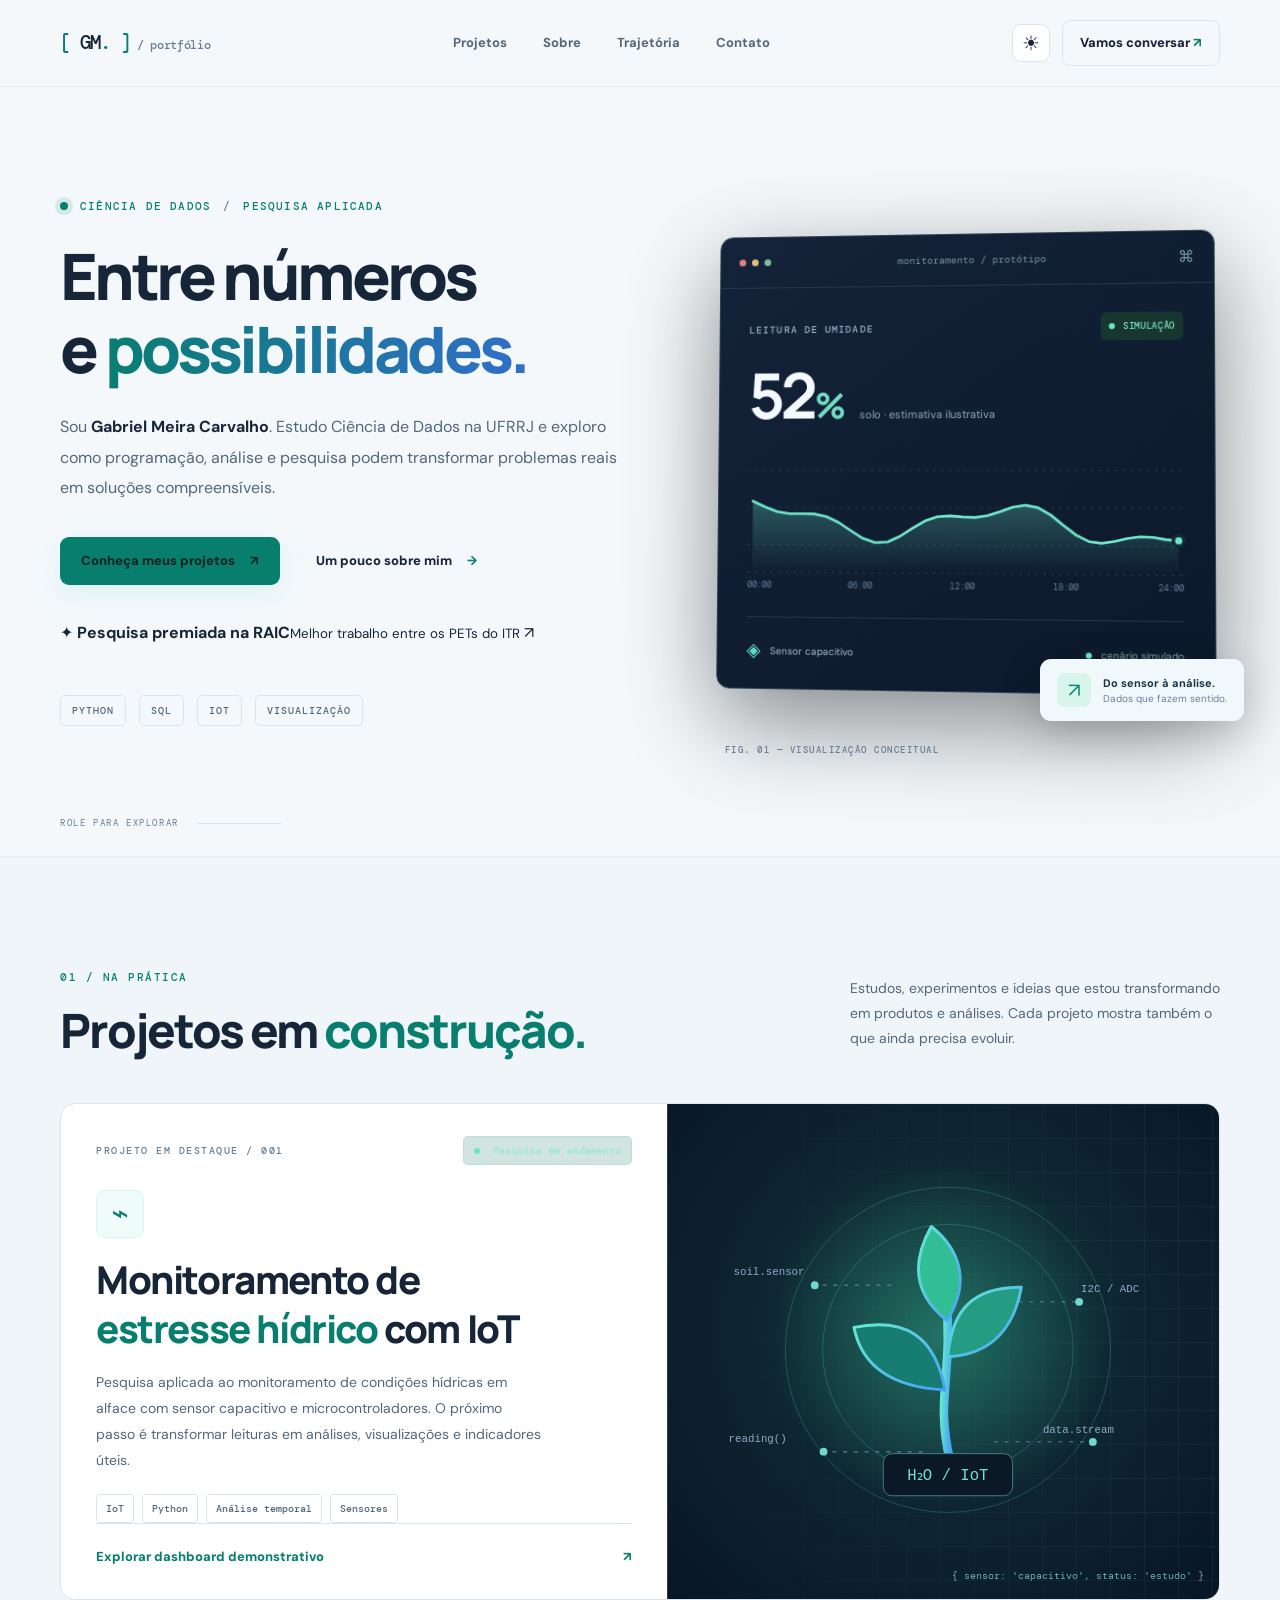
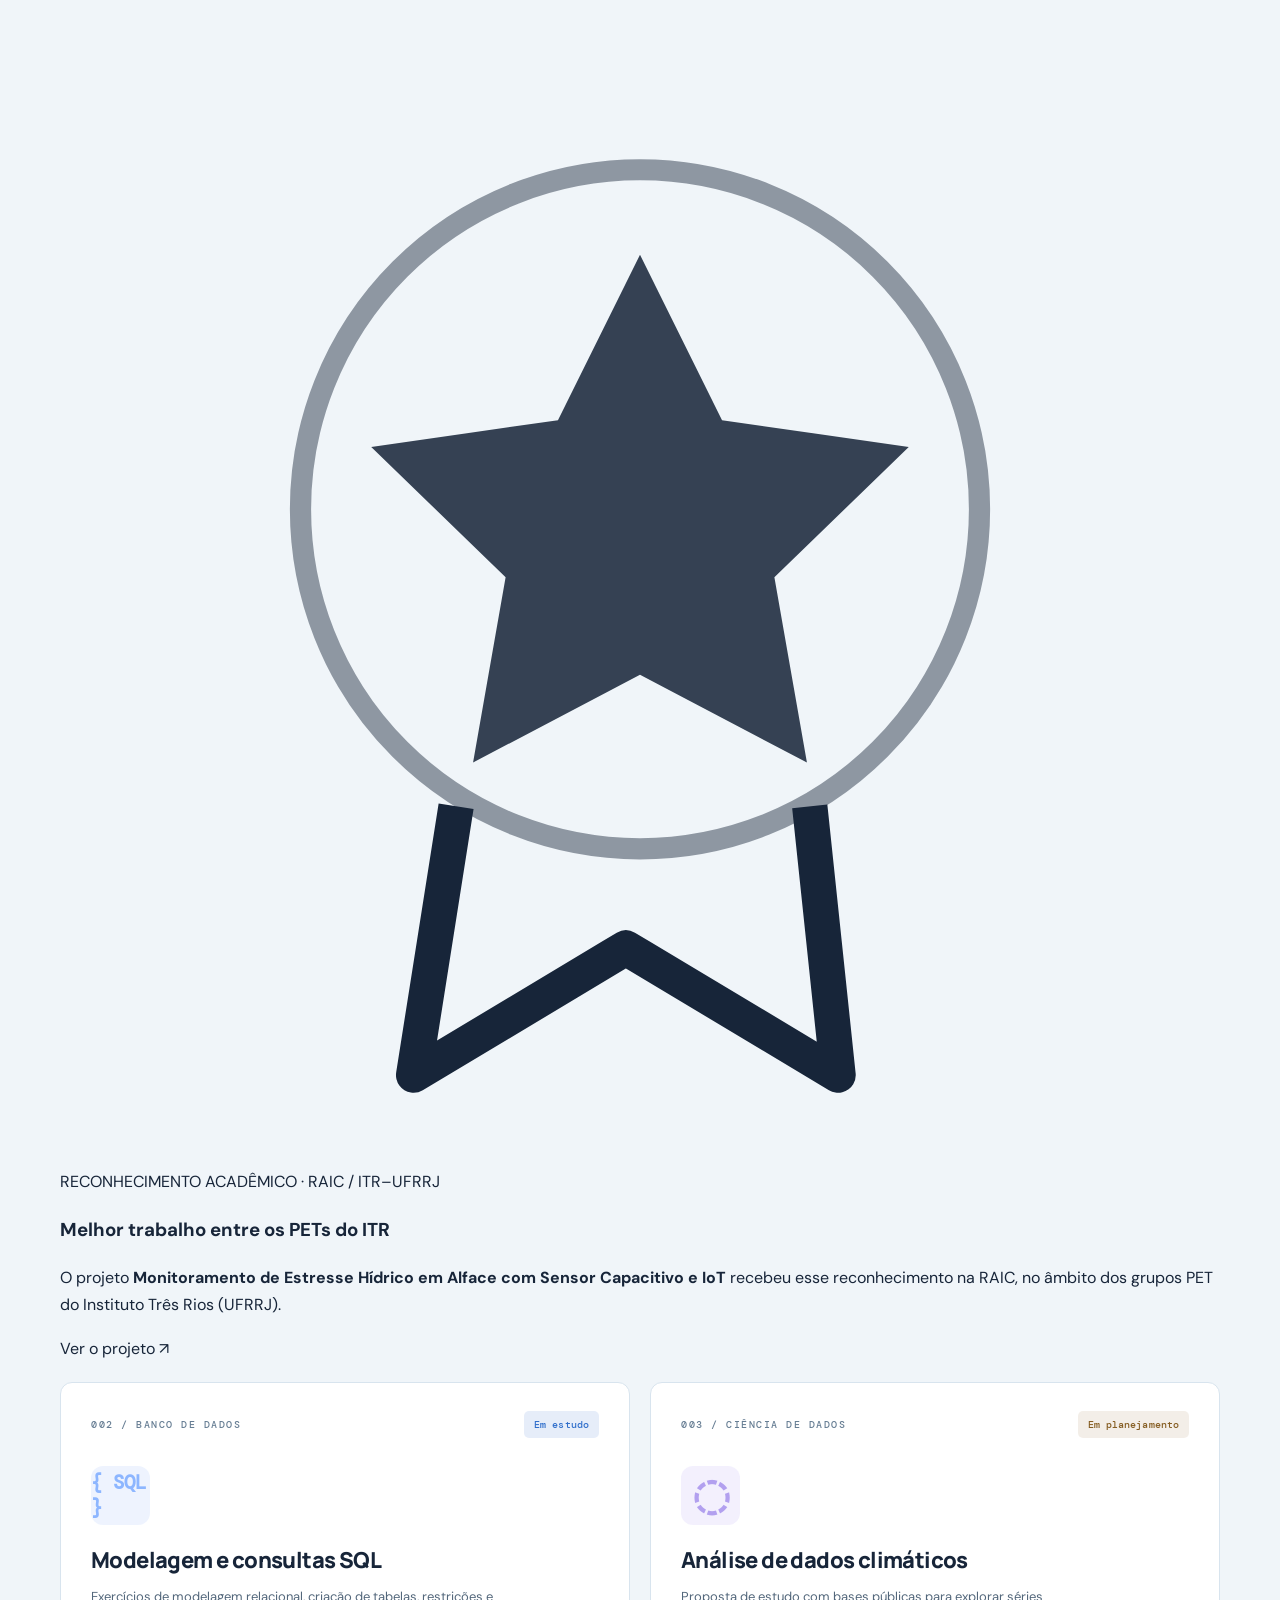
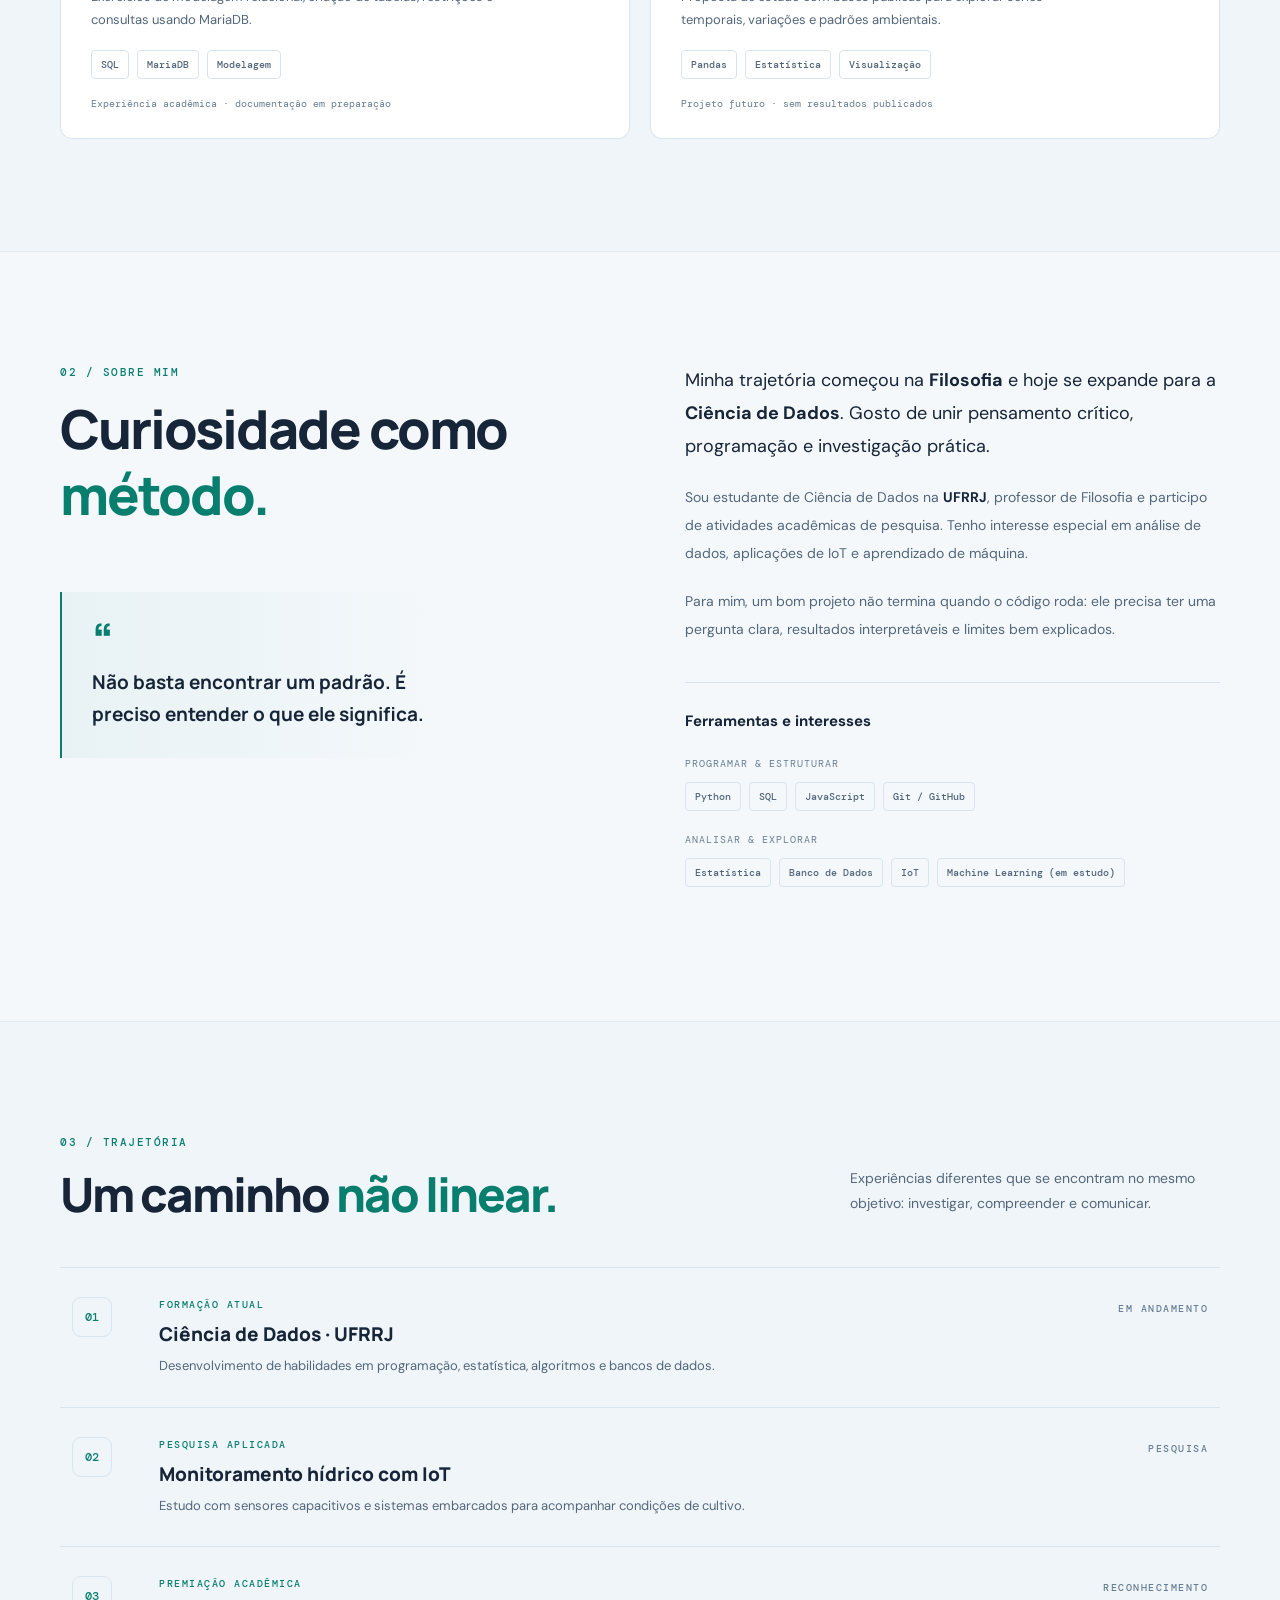
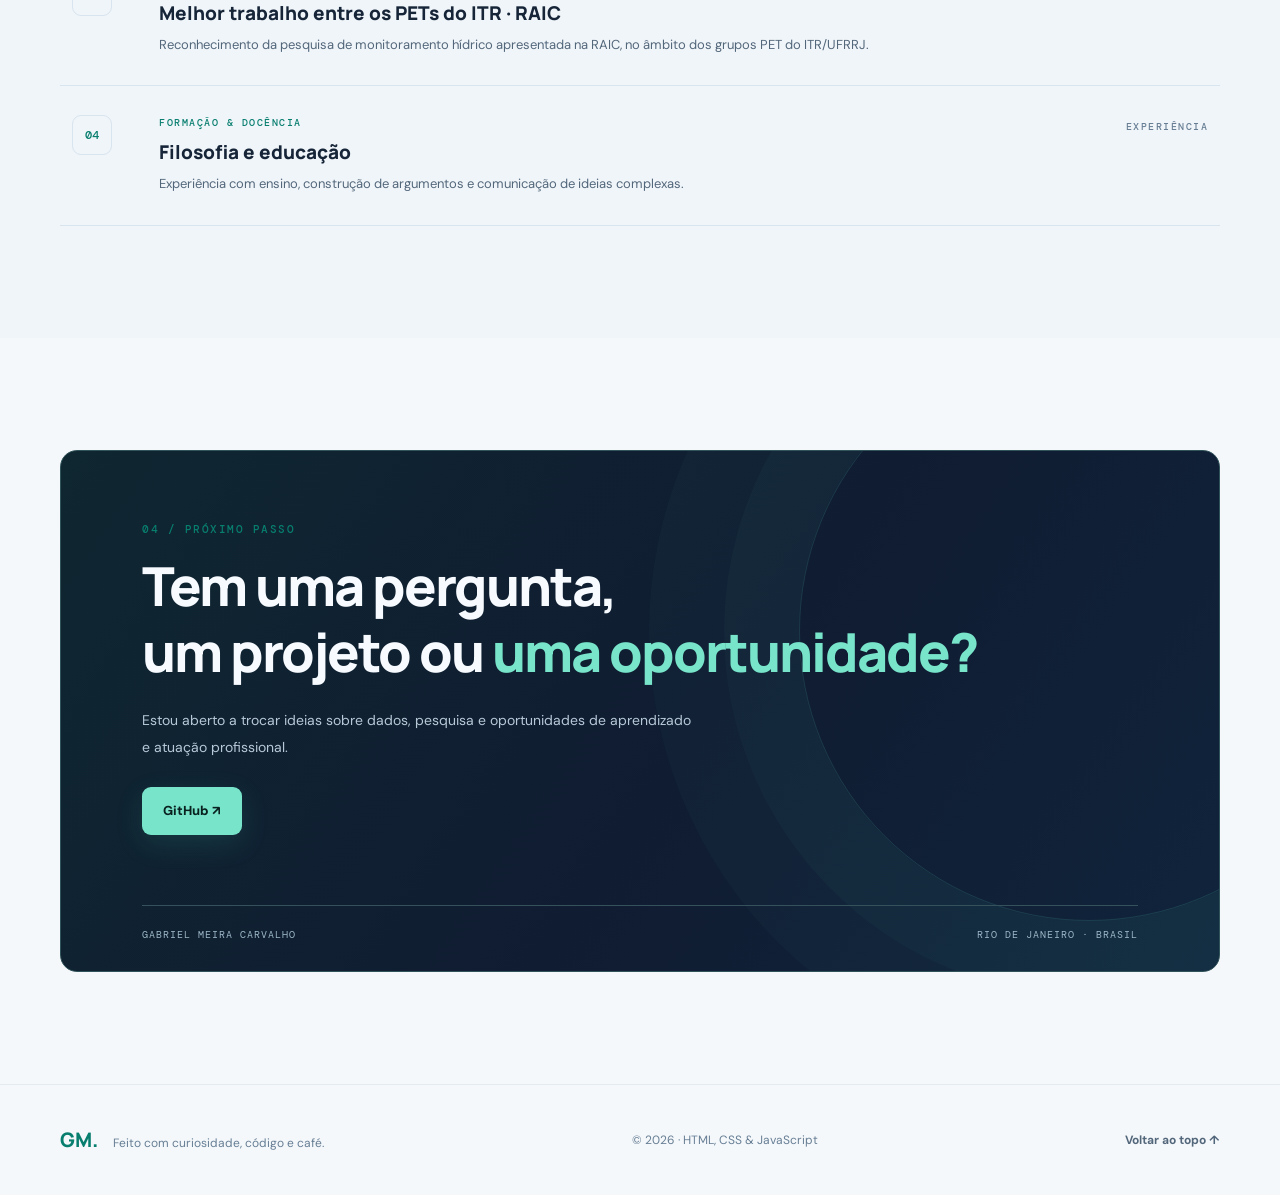
<file: index.html>
<!doctype html>
<html lang="pt-BR">
<head>
  <meta charset="UTF-8">
  <meta name="viewport" content="width=device-width, initial-scale=1">
  <meta name="theme-color" content="#090f1e">
  <meta name="description" content="Portfólio de Gabriel Meira Carvalho. Ciência de Dados, Python, SQL, IoT e pesquisa premiada na RAIC.">
  <meta property="og:type" content="website">
  <meta property="og:title" content="Gabriel Meira | Dados, tecnologia e pesquisa">
  <meta property="og:description" content="Projetos de Ciência de Dados, visualização, Python e IoT.">
  <meta property="og:image" content="assets/og-cover.svg">
  <link rel="icon" type="image/svg+xml" href="assets/favicon.svg">
  <link rel="stylesheet" href="assets/styles.css">
  <script defer src="assets/config.js"></script>
  <script defer src="assets/main.js"></script>
  <title>Gabriel Meira | Ciência de Dados & Tecnologia</title>
</head>
<body data-page="home">
  <a class="skip-link" href="#conteudo">Pular para o conteúdo</a>
  <header class="site-header" id="topo">
    <div class="nav-shell container">
      <a class="brand" href="#topo" aria-label="Gabriel Meira, voltar ao início"><span class="brand-bracket">[</span> GM<span class="brand-dot">.</span> <span class="brand-bracket">]</span><span class="brand-extra"> / portfólio</span></a>
      <nav class="nav-links" id="menu" aria-label="Navegação principal">
        <a href="#projetos">Projetos</a>
        <a href="#sobre">Sobre</a>
        <a href="#trajetoria">Trajetória</a>
        <a href="#contato">Contato</a>
      </nav>
      <div class="header-actions">
        <button class="theme-toggle icon-button" type="button" aria-label="Alternar tema" title="Alternar tema"><span class="theme-icon">☾</span></button>
        <a class="header-cta" href="#contato">Vamos conversar <span aria-hidden="true">↗</span></a>
        <button class="menu-button icon-button" type="button" aria-label="Abrir menu" aria-controls="menu" aria-expanded="false"><span></span><span></span><span></span></button>
      </div>
    </div>
  </header>

  <main id="conteudo">
    <section class="hero container" aria-labelledby="hero-titulo">
      <div class="hero-copy">
        <div class="eyebrow"><span class="pulse-dot"></span> CIÊNCIA DE DADOS <span class="eyebrow-separator">/</span> PESQUISA APLICADA</div>
        <h1 id="hero-titulo">Entre números<br>e <span class="text-gradient">possibilidades.</span></h1>
        <p class="hero-lede">Sou <strong>Gabriel Meira Carvalho</strong>. Estudo Ciência de Dados na UFRRJ e exploro como programação, análise e pesquisa podem transformar problemas reais em soluções compreensíveis.</p>
        <div class="hero-buttons">
          <a class="btn btn-primary" href="#projetos">Conheça meus projetos <span aria-hidden="true">↗</span></a>
          <a class="btn btn-quiet" href="#sobre">Um pouco sobre mim <span aria-hidden="true">→</span></a>
        </div>
        <a class="hero-recognition" href="#premiacao" aria-label="Ver o reconhecimento como melhor trabalho entre os PETs do ITR na RAIC">
          <span class="hero-recognition-icon" aria-hidden="true">✦</span>
          <span class="hero-recognition-copy"><strong>Pesquisa premiada na RAIC</strong><small>Melhor trabalho entre os PETs do ITR</small></span>
          <span class="hero-recognition-arrow" aria-hidden="true">↗</span>
        </a>
        <div class="hero-meta" aria-label="Áreas de interesse"><span>PYTHON</span><span>SQL</span><span>IOT</span><span>VISUALIZAÇÃO</span></div>
      </div>
      <div class="hero-visual" aria-label="Demonstração visual de um painel de monitoramento de umidade, com dados simulados">
        <div class="ambient-orb"></div>
        <div class="dashboard-window">
          <div class="window-top"><div class="window-dots" aria-hidden="true"><i></i><i></i><i></i></div><span>monitoramento / protótipo</span><span class="window-symbol">⌘</span></div>
          <div class="window-inner">
            <div class="window-heading"><span class="tiny-label">LEITURA DE UMIDADE</span><span class="live-pill"><i></i> SIMULAÇÃO</span></div>
            <div class="window-value"><span id="hero-humidity">52<span class="percent">%</span></span><span class="window-value-caption">solo · estimativa ilustrativa</span></div>
            <div class="mini-chart"><svg id="hero-chart" viewBox="0 0 500 170" role="img" aria-label="Gráfico ilustrativo de umidade do solo"></svg></div>
            <div class="chart-scale"><span>00:00</span><span>06:00</span><span>12:00</span><span>18:00</span><span>24:00</span></div>
            <div class="window-bottom"><div><span class="sensor-icon" aria-hidden="true">◈</span><span>Sensor capacitivo</span></div><span class="sensor-state"><i></i> cenário simulado</span></div>
          </div>
        </div>
        <div class="floating-badge"><span class="floating-icon">↗</span><span><strong>Do sensor à análise.</strong><small>Dados que fazem sentido.</small></span></div>
        <div class="visual-label">FIG. 01 — VISUALIZAÇÃO CONCEITUAL</div>
      </div>
      <div class="hero-scroll"><span>ROLE PARA EXPLORAR</span><span class="scroll-line"></span></div>
    </section>

    <section class="section projects-section" id="projetos" aria-labelledby="projetos-titulo">
      <div class="container">
        <div class="section-head"><div><div class="section-kicker">01 / NA PRÁTICA</div><h2 id="projetos-titulo">Projetos em <em>construção.</em></h2></div><p>Estudos, experimentos e ideias que estou transformando em produtos e análises. Cada projeto mostra também o que ainda precisa evoluir.</p></div>
        <div class="featured-project">
          <div class="feature-copy">
            <div class="project-topline"><span class="project-number">PROJETO EM DESTAQUE / 001</span><span class="status status-active"><i></i> Pesquisa em andamento</span></div>
            <div class="feature-content"><div class="project-icon">⌁</div><h3>Monitoramento de<br><span>estresse hídrico</span> com IoT</h3><p>Pesquisa aplicada ao monitoramento de condições hídricas em alface com sensor capacitivo e microcontroladores. O próximo passo é transformar leituras em análises, visualizações e indicadores úteis.</p><div class="tag-row"><span>IoT</span><span>Python</span><span>Análise temporal</span><span>Sensores</span></div></div>
            <a class="feature-link" href="projetos/monitoramento-hidrico/">Explorar dashboard demonstrativo <span aria-hidden="true">↗</span></a>
          </div>
          <div class="feature-art" aria-label="Ilustração abstrata de uma planta conectada a sensores"><div class="feature-art-grid"></div><svg viewBox="0 0 480 400" role="img" aria-label="Planta estilizada ao centro e leituras conectadas"><defs><linearGradient id="stem" x1="0" y1="0" x2="1" y2="1"><stop stop-color="#66ead1"/><stop offset="1" stop-color="#45a1f3"/></linearGradient><radialGradient id="glow"><stop stop-color="#3fe2b5" stop-opacity=".29"/><stop offset="1" stop-color="#3fe2b5" stop-opacity="0"/></radialGradient></defs><circle cx="235" cy="186" r="174" fill="url(#glow)"/><g stroke="#6b8dab" stroke-dasharray="4 7" stroke-width="1.5" opacity=".7"><path d="M105 133H191"/><path d="M283 150H379"/><path d="M115 303H219"/><path d="M291 293H395"/></g><g fill="#93a9c7" font-size="11" font-family="monospace"><text x="25" y="123">soil.sensor</text><text x="380" y="140">I2C / ADC</text><text x="20" y="293">reading()</text><text x="341" y="284">data.stream</text></g><g fill="#74d7cb"><circle cx="108" cy="133" r="4"/><circle cx="378" cy="150" r="4"/><circle cx="117" cy="303" r="4"/><circle cx="392" cy="293" r="4"/></g><g stroke="url(#stem)" stroke-linecap="round" stroke-linejoin="round"><path d="M246 311C231 250 250 218 242 147" stroke-width="9"/><path d="M241 240C181 237 155 211 148 176C200 166 231 184 241 240" fill="#177c72" stroke-width="3"/><path d="M244 206C289 204 312 176 319 135C271 135 248 156 244 206" fill="#249b83" stroke-width="3"/><path d="M243 169C206 140 209 105 227 73C256 96 268 130 243 169" fill="#31be94" stroke-width="3"/></g><g fill="none" stroke="#5ce4c7" stroke-opacity=".23"><circle cx="244" cy="199" r="128"/><circle cx="244" cy="199" r="166"/></g><rect x="178" y="305" width="132" height="43" rx="9" fill="#0b1927" stroke="#477b80"/><text x="244" y="332" text-anchor="middle" fill="#78dec8" font-family="monospace" font-size="16">H₂O / IoT</text></svg><div class="art-code">{ sensor: 'capacitivo', status: 'estudo' }</div></div>
        </div>
        <aside class="recognition-card" id="premiacao" aria-labelledby="premiacao-titulo">
          <div class="recognition-emblem" aria-hidden="true">
            <svg viewBox="0 0 82 82" fill="none" xmlns="http://www.w3.org/2000/svg">
              <circle cx="41" cy="36" r="24" stroke="currentColor" stroke-width="1.5" opacity=".45"/>
              <path d="M28 57 25 76 40 67 55 76 53 57" stroke="currentColor" stroke-width="2.5" stroke-linejoin="round"/>
              <path d="m41 18 5.8 11.7L60 31.6l-9.5 9.2 2.3 13.1L41 47.7l-11.8 6.2 2.3-13.1-9.5-9.2 13.2-1.9L41 18Z" fill="currentColor" opacity=".86"/>
            </svg>
          </div>
          <div class="recognition-info">
            <div class="recognition-kicker">RECONHECIMENTO ACADÊMICO <span>·</span> RAIC / ITR–UFRRJ</div>
            <h3 id="premiacao-titulo">Melhor trabalho entre os PETs do ITR</h3>
            <p>O projeto <strong>Monitoramento de Estresse Hídrico em Alface com Sensor Capacitivo e IoT</strong> recebeu esse reconhecimento na RAIC, no âmbito dos grupos PET do Instituto Três Rios (UFRRJ).</p>
          </div>
          <a class="recognition-link" href="projetos/monitoramento-hidrico/">Ver o projeto <span aria-hidden="true">↗</span></a>
        </aside>
        <div class="project-grid">
          <article class="project-card"><div class="card-upper"><span class="project-number">002 / BANCO DE DADOS</span><span class="status status-study">Em estudo</span></div><div class="card-icon sql-icon" aria-hidden="true">{ SQL }</div><h3>Modelagem e consultas SQL</h3><p>Exercícios de modelagem relacional, criação de tabelas, restrições e consultas usando MariaDB.</p><div class="tag-row"><span>SQL</span><span>MariaDB</span><span>Modelagem</span></div><div class="card-note">Experiência acadêmica · documentação em preparação</div></article>
          <article class="project-card"><div class="card-upper"><span class="project-number">003 / CIÊNCIA DE DADOS</span><span class="status status-idea">Em planejamento</span></div><div class="card-icon climate-icon" aria-hidden="true">◌</div><h3>Análise de dados climáticos</h3><p>Proposta de estudo com bases públicas para explorar séries temporais, variações e padrões ambientais.</p><div class="tag-row"><span>Pandas</span><span>Estatística</span><span>Visualização</span></div><div class="card-note">Projeto futuro · sem resultados publicados</div></article>
        </div>
      </div>
    </section>

    <section class="section about-section" id="sobre" aria-labelledby="sobre-titulo"><div class="container about-grid"><div class="about-left"><div class="section-kicker">02 / SOBRE MIM</div><h2 id="sobre-titulo">Curiosidade como<br><em>método.</em></h2><div class="quote-art"><span class="quote-mark">“</span><p>Não basta encontrar um padrão. É preciso entender o que ele significa.</p></div></div><div class="about-right"><p class="about-intro">Minha trajetória começou na <strong>Filosofia</strong> e hoje se expande para a <strong>Ciência de Dados</strong>. Gosto de unir pensamento crítico, programação e investigação prática.</p><p>Sou estudante de Ciência de Dados na <strong>UFRRJ</strong>, professor de Filosofia e participo de atividades acadêmicas de pesquisa. Tenho interesse especial em análise de dados, aplicações de IoT e aprendizado de máquina.</p><p>Para mim, um bom projeto não termina quando o código roda: ele precisa ter uma pergunta clara, resultados interpretáveis e limites bem explicados.</p><div class="skills-area"><h3>Ferramentas e interesses</h3><div class="skill-group"><span>PROGRAMAR & ESTRUTURAR</span><div class="tag-row"><span>Python</span><span>SQL</span><span>JavaScript</span><span>Git / GitHub</span></div></div><div class="skill-group"><span>ANALISAR & EXPLORAR</span><div class="tag-row"><span>Estatística</span><span>Banco de Dados</span><span>IoT</span><span>Machine Learning (em estudo)</span></div></div></div></div></div></section>

    <section class="section journey-section" id="trajetoria" aria-labelledby="trajetoria-titulo"><div class="container"><div class="section-head"><div><div class="section-kicker">03 / TRAJETÓRIA</div><h2 id="trajetoria-titulo">Um caminho <em>não linear.</em></h2></div><p>Experiências diferentes que se encontram no mesmo objetivo: investigar, compreender e comunicar.</p></div><div class="timeline"><article class="timeline-item"><div class="timeline-marker">01</div><div><div class="timeline-cat">FORMAÇÃO ATUAL</div><h3>Ciência de Dados · UFRRJ</h3><p>Desenvolvimento de habilidades em programação, estatística, algoritmos e bancos de dados.</p></div><span class="timeline-meta">EM ANDAMENTO</span></article><article class="timeline-item"><div class="timeline-marker">02</div><div><div class="timeline-cat">PESQUISA APLICADA</div><h3>Monitoramento hídrico com IoT</h3><p>Estudo com sensores capacitivos e sistemas embarcados para acompanhar condições de cultivo.</p></div><span class="timeline-meta">PESQUISA</span></article><article class="timeline-item"><div class="timeline-marker">03</div><div><div class="timeline-cat">PREMIAÇÃO ACADÊMICA</div><h3>Melhor trabalho entre os PETs do ITR · RAIC</h3><p>Reconhecimento da pesquisa de monitoramento hídrico apresentada na RAIC, no âmbito dos grupos PET do ITR/UFRRJ.</p></div><span class="timeline-meta">RECONHECIMENTO</span></article><article class="timeline-item"><div class="timeline-marker">04</div><div><div class="timeline-cat">FORMAÇÃO & DOCÊNCIA</div><h3>Filosofia e educação</h3><p>Experiência com ensino, construção de argumentos e comunicação de ideias complexas.</p></div><span class="timeline-meta">EXPERIÊNCIA</span></article></div></div></section>

    <section class="contact-section" id="contato" aria-labelledby="contato-titulo"><div class="container"><div class="contact-panel"><div class="contact-orbit"></div><div class="section-kicker">04 / PRÓXIMO PASSO</div><h2 id="contato-titulo">Tem uma pergunta,<br>um projeto ou <em>uma oportunidade?</em></h2><p>Estou aberto a trocar ideias sobre dados, pesquisa e oportunidades de aprendizado e atuação profissional.</p><div class="contact-actions" id="contact-actions"><span class="setup-note">Adicione seus links em <code>assets/config.js</code> para ativar os contatos.</span></div><div class="contact-bottom"><span>GABRIEL MEIRA CARVALHO</span><span>RIO DE JANEIRO · BRASIL</span></div></div></div></section>
  </main>
  <footer class="site-footer"><div class="container footer-row"><span><span class="footer-brand">GM.</span> Feito com curiosidade, código e café.</span><span>© <span id="year">2026</span> · HTML, CSS & JavaScript</span><a href="#topo">Voltar ao topo ↑</a></div></footer>
</body>
</html>
</file>
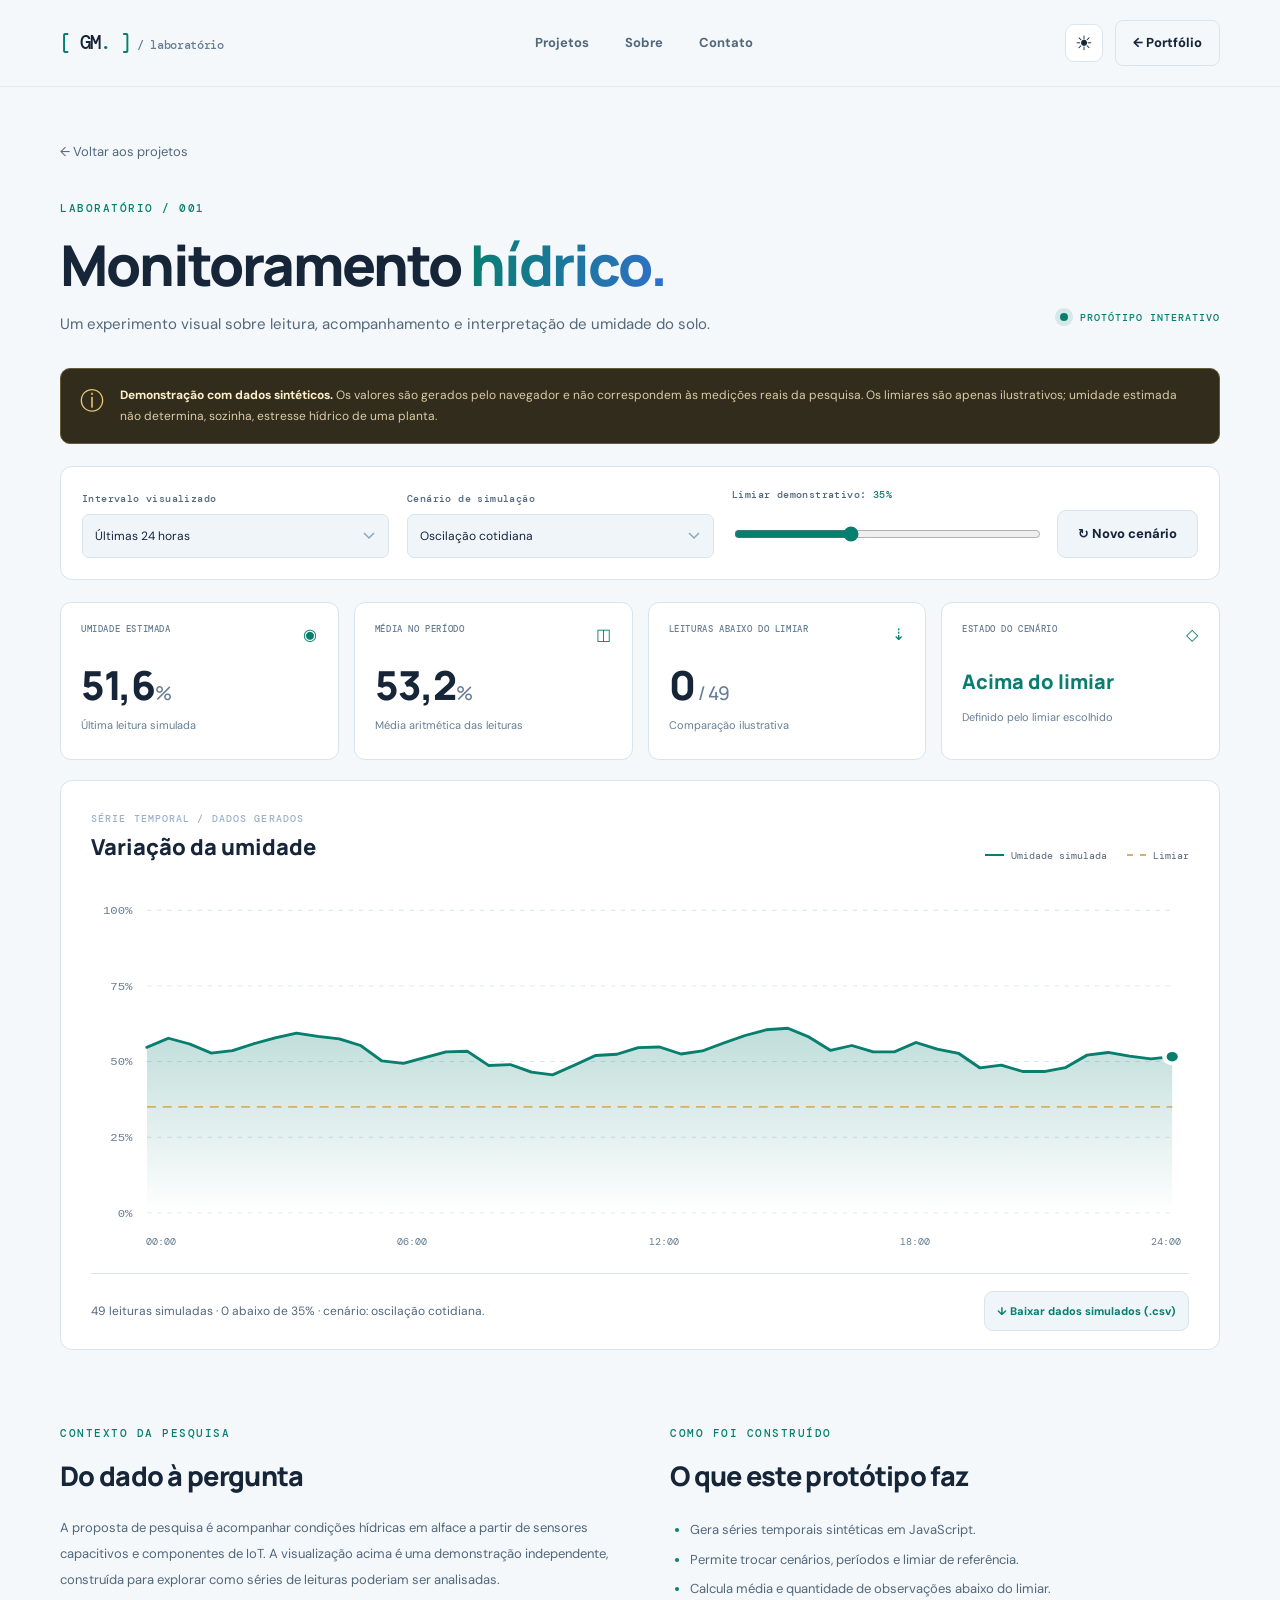
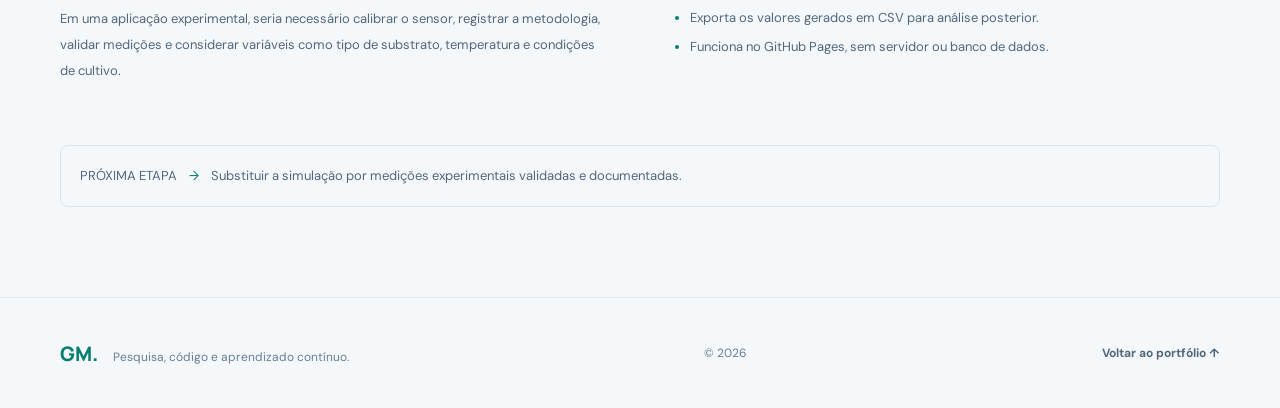
<file: projetos/monitoramento-hidrico/index.html>
<!doctype html>
<html lang="pt-BR">
<head>
  <meta charset="UTF-8"><meta name="viewport" content="width=device-width, initial-scale=1"><meta name="theme-color" content="#090f1e">
  <meta name="description" content="Demonstração interativa de monitoramento de umidade do solo, com dados simulados. Projeto de pesquisa IoT de Gabriel Meira.">
  <link rel="icon" type="image/svg+xml" href="../../assets/favicon.svg"><link rel="stylesheet" href="../../assets/styles.css">
  <script defer src="../../assets/config.js"></script><script defer src="../../assets/main.js"></script><script defer src="../../assets/dashboard.js"></script>
  <title>Monitoramento Hídrico | Gabriel Meira</title>
</head>
<body data-page="dashboard">
  <a class="skip-link" href="#conteudo">Pular para o conteúdo</a>
  <header class="site-header"><div class="nav-shell container"><a class="brand" href="../../"><span class="brand-bracket">[</span> GM<span class="brand-dot">.</span> <span class="brand-bracket">]</span><span class="brand-extra"> / laboratório</span></a><nav class="nav-links" id="menu" aria-label="Navegação"><a href="../../#projetos">Projetos</a><a href="../../#sobre">Sobre</a><a href="../../#contato">Contato</a></nav><div class="header-actions"><button class="theme-toggle icon-button" type="button" aria-label="Alternar tema" title="Alternar tema"><span class="theme-icon">☾</span></button><a class="header-cta" href="../../">← Portfólio</a><button class="menu-button icon-button" type="button" aria-label="Abrir menu" aria-controls="menu" aria-expanded="false"><span></span><span></span><span></span></button></div></div></header>
  <main id="conteudo" class="demo-main container">
    <a href="../../#projetos" class="back-link">← Voltar aos projetos</a>
    <div class="demo-heading"><div><div class="section-kicker">LABORATÓRIO / 001</div><h1>Monitoramento <span class="text-gradient">hídrico.</span></h1><p>Um experimento visual sobre leitura, acompanhamento e interpretação de umidade do solo.</p></div><div class="demo-heading-badge"><span class="pulse-dot"></span> PROTÓTIPO INTERATIVO</div></div>
    <div class="simulation-alert" role="note"><span aria-hidden="true">ⓘ</span><div><strong>Demonstração com dados sintéticos.</strong> Os valores são gerados pelo navegador e não correspondem às medições reais da pesquisa. Os limiares são apenas ilustrativos; umidade estimada não determina, sozinha, estresse hídrico de uma planta.</div></div>
    <div class="demo-controls" aria-label="Controles da simulação"><div class="control-group"><label for="period">Intervalo visualizado</label><select id="period"><option value="24">Últimas 24 horas</option><option value="7">Últimos 7 dias</option><option value="30">Últimos 30 dias</option></select></div><div class="control-group"><label for="scenario">Cenário de simulação</label><select id="scenario"><option value="normal">Oscilação cotidiana</option><option value="seca">Queda gradual de umidade</option><option value="irrigacao">Ciclo com irrigação</option></select></div><div class="control-group threshold-group"><label for="threshold">Limiar demonstrativo: <output id="threshold-label" for="threshold">35%</output></label><input id="threshold" type="range" min="20" max="60" step="5" value="35"></div><button class="btn btn-secondary" id="resimulate" type="button">↻ Novo cenário</button></div>
    <div class="metric-grid" aria-live="polite"><section class="metric-card"><div class="metric-label">UMIDADE ESTIMADA <span aria-hidden="true">◉</span></div><div class="metric-value"><span id="latest-value">—</span><small>%</small></div><div class="metric-helper">Última leitura simulada</div></section><section class="metric-card"><div class="metric-label">MÉDIA NO PERÍODO <span aria-hidden="true">◫</span></div><div class="metric-value"><span id="mean-value">—</span><small>%</small></div><div class="metric-helper">Média aritmética das leituras</div></section><section class="metric-card"><div class="metric-label">LEITURAS ABAIXO DO LIMIAR <span aria-hidden="true">⇣</span></div><div class="metric-value"><span id="below-value">—</span><small> / <span id="total-readings">—</span></small></div><div class="metric-helper">Comparação ilustrativa</div></section><section class="metric-card"><div class="metric-label">ESTADO DO CENÁRIO <span aria-hidden="true">◇</span></div><div id="scenario-state" class="metric-status">—</div><div class="metric-helper">Definido pelo limiar escolhido</div></section></div>
    <div class="demo-dashboard"><div class="demo-chart-header"><div><div class="tiny-label">SÉRIE TEMPORAL / DADOS GERADOS</div><h2>Variação da umidade</h2></div><div class="legend"><span><i class="legend-line"></i> Umidade simulada</span><span><i class="legend-dash"></i> Limiar</span></div></div><div class="chart-container"><svg id="demo-chart" viewBox="0 0 980 350" role="img" aria-label="Gráfico de linha com dados simulados de umidade do solo, e linha de limiar selecionado" preserveAspectRatio="none"></svg><div class="chart-axis-labels" id="axis-labels"></div></div><div class="chart-bottom"><p id="chart-summary">Gráfico gerado com valores simulados.</p><button class="btn btn-download" id="export-csv" type="button">↓ Baixar dados simulados (.csv)</button></div></div>
    <div class="demo-details"><article><div class="section-kicker">CONTEXTO DA PESQUISA</div><h2>Do dado à pergunta</h2><p>A proposta de pesquisa é acompanhar condições hídricas em alface a partir de sensores capacitivos e componentes de IoT. A visualização acima é uma demonstração independente, construída para explorar como séries de leituras poderiam ser analisadas.</p><p>Em uma aplicação experimental, seria necessário calibrar o sensor, registrar a metodologia, validar medições e considerar variáveis como tipo de substrato, temperatura e condições de cultivo.</p></article><article><div class="section-kicker">COMO FOI CONSTRUÍDO</div><h2>O que este protótipo faz</h2><ul class="checklist"><li>Gera séries temporais sintéticas em JavaScript.</li><li>Permite trocar cenários, períodos e limiar de referência.</li><li>Calcula média e quantidade de observações abaixo do limiar.</li><li>Exporta os valores gerados em CSV para análise posterior.</li><li>Funciona no GitHub Pages, sem servidor ou banco de dados.</li></ul></article></div>
    <div class="demo-footnote">PRÓXIMA ETAPA <span>→</span> Substituir a simulação por medições experimentais validadas e documentadas.</div>
  </main>
  <footer class="site-footer"><div class="container footer-row"><span><span class="footer-brand">GM.</span> Pesquisa, código e aprendizado contínuo.</span><span>© <span id="year">2026</span></span><a href="../../">Voltar ao portfólio ↑</a></div></footer>
</body>
</html>
</file>
<file: assets/styles.css>
/* Gabriel Meira — Portfolio estático para GitHub Pages */
@import url('https://fonts.googleapis.com/css2?family=DM+Mono:wght@400;500&family=DM+Sans:wght@400;500;600;700;800&family=Manrope:wght@400;500;600;700;800&display=swap');
:root{color-scheme:dark;--bg:#080e1b;--bg2:#0d1628;--surface:#101c30;--surface2:#142239;--line:#26354b;--line-soft:#1d2b3e;--text:#f1f6fc;--muted:#9baec5;--subtle:#66809b;--aqua:#66dfc6;--blue:#75aeff;--purple:#c29cf6;--warm:#f2cf89;--shadow:0 26px 85px rgba(0,0,0,.32);--sans:'DM Sans',system-ui,-apple-system,sans-serif;--display:'Manrope',var(--sans);--mono:'DM Mono',ui-monospace,Consolas,monospace}
:root[data-theme="light"]{color-scheme:light;--bg:#f4f8fb;--bg2:#f0f5f9;--surface:#fff;--surface2:#f0f5fa;--line:#d8e4ee;--line-soft:#e3eaf0;--text:#172539;--muted:#53677b;--subtle:#677e94;--aqua:#087e6f;--blue:#316fcb;--purple:#8060bb;--warm:#855d22;--shadow:0 20px 60px rgba(23,41,59,.11)}
*,*::before,*::after{box-sizing:border-box}html{scroll-behavior:smooth;scroll-padding-top:100px}body{margin:0;min-width:320px;background:var(--bg);color:var(--text);font:400 16px/1.7 var(--sans);-webkit-font-smoothing:antialiased}a{color:inherit;text-decoration:none}button,select,input{font:inherit}button{cursor:pointer}button:focus-visible,a:focus-visible,select:focus-visible,input:focus-visible{outline:3px solid var(--aqua);outline-offset:4px}::selection{background:#73e0cb;color:#09231f}.container{width:min(1160px,calc(100% - 64px));margin-inline:auto}.skip-link{position:absolute;z-index:20;top:-100px;left:10px;padding:12px 18px;background:var(--aqua);color:#09231f}.skip-link:focus{top:10px}.site-header{position:sticky;z-index:50;top:0;background:color-mix(in srgb,var(--bg) 86%,transparent);backdrop-filter:blur(22px);-webkit-backdrop-filter:blur(22px);border-bottom:1px solid var(--line-soft)}.nav-shell{display:flex;align-items:center;justify-content:space-between;min-height:86px;gap:25px}.brand{font-family:var(--mono);font-size:19px;font-weight:500;white-space:nowrap;letter-spacing:-1px}.brand-bracket,.brand-dot{color:var(--aqua)}.brand-extra{color:var(--subtle);font-size:12px;letter-spacing:-.3px}.nav-links{display:flex;align-items:center;gap:36px}.nav-links a{font-size:13px;font-weight:700;color:var(--muted);transition:color .2s}.nav-links a:hover,.nav-links a:focus-visible{color:var(--aqua)}.header-actions{display:flex;align-items:center;gap:12px}.header-cta{font-size:13px;font-weight:800;padding:11px 17px;border-radius:8px;border:1px solid var(--line);white-space:nowrap;transition:border-color .2s,transform .2s}.header-cta:hover{border-color:var(--aqua);transform:translateY(-1px)}.header-cta span{color:var(--aqua)}.icon-button{display:grid;place-items:center;flex-shrink:0;border:1px solid var(--line);background:var(--surface);color:var(--text);width:38px;height:38px;border-radius:9px}.theme-icon{font-size:20px;line-height:1}.menu-button{display:none;flex-direction:column;justify-content:center;gap:5px}.menu-button span{width:17px;height:2px;background:var(--text);border-radius:2px}
.eyebrow,.section-kicker,.tiny-label,.project-number,.timeline-cat,.timeline-meta,.visual-label,.metric-label{font:500 11px/1.5 var(--mono);letter-spacing:1.5px}.eyebrow{display:flex;align-items:center;gap:12px;color:var(--aqua);letter-spacing:1.2px}.pulse-dot{display:inline-block;background:var(--aqua);width:8px;height:8px;border-radius:50%;box-shadow:0 0 0 5px color-mix(in srgb,var(--aqua) 13%,transparent)}.eyebrow-separator{color:var(--subtle)}.hero{min-height:690px;display:grid;grid-template-columns:1.08fr .92fr;position:relative;align-items:center;gap:40px;padding-top:105px;padding-bottom:125px}.hero-copy{position:relative;z-index:2}.hero h1{font:800 clamp(46px,5vw,72px)/1.14 var(--display);letter-spacing:-3.6px;margin:26px 0}.text-gradient{background:linear-gradient(100deg,var(--aqua),var(--blue));-webkit-background-clip:text;background-clip:text;color:transparent}.hero-lede{max-width:580px;font-size:16px;line-height:1.9;color:var(--muted);margin:0}.hero-lede strong{font-weight:700;color:var(--text)}.hero-buttons{display:flex;align-items:center;gap:15px;flex-wrap:wrap;margin:34px 0}.btn{display:inline-flex;gap:15px;align-items:center;justify-content:center;min-height:48px;padding:12px 20px;border-radius:9px;font-size:13px;font-weight:800;border:1px solid transparent;transition:transform .2s,box-shadow .2s,background .2s}.btn:hover{transform:translateY(-2px)}.btn-primary{background:var(--aqua);color:#09241d;box-shadow:0 9px 28px rgba(69,205,178,.13)}.btn-primary:hover{box-shadow:0 12px 35px rgba(69,205,178,.24)}.btn-quiet{color:var(--text)}.btn-quiet span{color:var(--aqua)}.hero-meta{display:flex;gap:13px;flex-wrap:wrap;margin-top:48px}.hero-meta span{font:500 10px var(--mono);letter-spacing:1px;border:1px solid var(--line);padding:8px 11px;border-radius:5px;color:var(--muted)}.hero-visual{position:relative;min-width:0;padding:40px 8px}.ambient-orb{position:absolute;width:90%;height:100%;left:10%;top:0;background:radial-gradient(circle,rgba(43,132,139,.16),transparent 64%);filter:blur(6px);pointer-events:none}.dashboard-window{position:relative;background:linear-gradient(145deg,#142339,#0c182b);border:1px solid #30475b;border-radius:13px;box-shadow:0 32px 95px rgba(0,0,0,.45);transform:perspective(1200px) rotateY(-5deg) rotateX(2deg)}.window-top{display:flex;align-items:center;justify-content:space-between;gap:15px;border-bottom:1px solid #25384e;padding:15px 19px;font:10px var(--mono);color:#7892a9}.window-dots{display:flex;gap:6px}.window-dots i{width:7px;height:7px;background:#52677a;border-radius:50%}.window-dots i:first-child{background:#dd837f}.window-dots i:nth-child(2){background:#e2be7a}.window-dots i:nth-child(3){background:#79bd9d}.window-symbol{font-size:16px}.window-inner{padding:28px 30px 22px}.window-heading,.window-bottom{display:flex;align-items:center;justify-content:space-between;gap:10px}.tiny-label{color:#9bb1ca;font-size:10px;letter-spacing:1.1px}.live-pill{display:inline-flex;align-items:center;gap:8px;font:500 9px var(--mono);letter-spacing:.7px;background:#17362f;color:#7be5c1;padding:8px;border-radius:5px}.live-pill i,.sensor-state i,.status-active i{display:inline-block;width:6px;height:6px;border-radius:50%;background:#67e8c3}.window-value{display:flex;align-items:baseline;gap:17px;margin:18px 0 8px}.window-value>span:first-child{font:700 64px/1.1 var(--display);color:#f4faff;letter-spacing:-3px}.window-value .percent{font-size:36px;color:#71ddc5}.window-value-caption{font-size:11px;color:#91a9c2}.mini-chart svg{display:block;width:100%;overflow:visible}.chart-scale{display:flex;justify-content:space-between;font:9px var(--mono);color:#617b95;margin:-6px 0 26px}.window-bottom{border-top:1px solid #23374c;padding-top:17px;color:#abc0d5;font-size:10px}.window-bottom>div{display:flex;gap:9px;align-items:center}.sensor-icon{font-size:19px;color:#62d8c5}.sensor-state{color:#7ea99d}.sensor-state i{margin-right:6px}.floating-badge{position:absolute;z-index:2;right:-24px;bottom:10px;display:flex;align-items:center;gap:12px;background:#f1f8fc;padding:14px 17px;border-radius:11px;box-shadow:0 12px 40px rgba(0,0,0,.18);color:#17334a}.floating-icon{display:grid;place-items:center;width:34px;height:34px;background:#d8f5eb;color:#0b8a74;font-size:20px;border-radius:8px}.floating-badge strong,.floating-badge small{display:block;line-height:1.5}.floating-badge strong{font-size:11px}.floating-badge small{font-size:10px;color:#68819b}.visual-label{position:absolute;left:20px;bottom:-26px;color:var(--subtle);font-size:9px}.hero-scroll{position:absolute;bottom:27px;left:0;display:flex;gap:18px;align-items:center;color:var(--subtle);font:9px var(--mono);letter-spacing:1.6px}.scroll-line{height:1px;width:85px;background:var(--line)}
.section{padding:112px 0}.projects-section{background:var(--bg2);border-block:1px solid var(--line-soft)}.section-head{display:flex;align-items:end;justify-content:space-between;gap:40px;margin-bottom:43px}.section-head>div{flex:1}.section-head>p{max-width:370px;margin:0 0 8px;color:var(--muted);font-size:14px;line-height:1.8}.section-kicker{color:var(--aqua);margin-bottom:16px}.section h2,.contact-panel h2{font:800 clamp(32px,3.7vw,49px)/1.22 var(--display);letter-spacing:-2px;margin:0}.section h2 em,.contact-panel h2 em{font-style:normal;color:var(--aqua)}.featured-project{display:grid;grid-template-columns:1fr .91fr;min-height:445px;overflow:hidden;border:1px solid var(--line);border-radius:15px;background:var(--surface)}.feature-copy{display:flex;flex-direction:column;padding:32px 35px 30px;min-width:0}.project-topline,.card-upper{display:flex;align-items:center;justify-content:space-between;gap:15px;flex-wrap:wrap}.project-number{font-size:10px;color:var(--subtle)}.status{white-space:nowrap;font:500 10px var(--mono);letter-spacing:.1px;padding:7px 10px;border-radius:5px}.status-active{color:#91ead4;background:rgba(41,129,107,.21);border:1px solid rgba(96,208,174,.19)}.status-active i{margin-right:7px}.status-study{color:var(--blue);background:color-mix(in srgb,var(--blue) 12%,transparent)}.status-idea{color:var(--warm);background:color-mix(in srgb,var(--warm) 10%,transparent)}.feature-content{margin:auto 0}.project-icon{display:flex;align-items:center;justify-content:center;width:48px;height:48px;background:rgba(77,217,190,.09);color:var(--aqua);border:1px solid rgba(95,224,194,.2);border-radius:9px;font-size:29px;margin:25px 0 17px}.feature-content h3{font:800 clamp(29px,3vw,39px)/1.28 var(--display);letter-spacing:-1.4px;margin:0}.feature-content h3 span{color:var(--aqua)}.feature-content>p{max-width:445px;color:var(--muted);font-size:14px;line-height:1.85;margin:17px 0 21px}.tag-row{display:flex;flex-wrap:wrap;gap:8px}.tag-row span{font:500 10px/1.5 var(--mono);color:var(--muted);border:1px solid var(--line);border-radius:4px;padding:6px 9px}.feature-link{display:flex;align-items:center;justify-content:space-between;gap:10px;font-size:13px;font-weight:800;border-top:1px solid var(--line);padding-top:22px;color:var(--aqua)}.feature-link:hover{color:var(--text)}.feature-art{display:grid;place-items:center;position:relative;overflow:hidden;background:radial-gradient(ellipse at 50% 45%,#164443 0,#0e2631 46%,#081525 100%);border-left:1px solid #253c49}.feature-art-grid{position:absolute;inset:0;background-image:linear-gradient(#80d8b812 1px,transparent 1px),linear-gradient(90deg,#80d8b812 1px,transparent 1px);background-size:34px 34px;mask-image:linear-gradient(to right,transparent,black)}.feature-art svg{z-index:1;display:block;width:min(96%,470px)}.art-code{position:absolute;right:15px;bottom:17px;color:#83d9c5;font:10px var(--mono);opacity:.8}.project-grid{display:grid;grid-template-columns:1fr 1fr;gap:20px;margin-top:20px}.project-card{background:var(--surface);border:1px solid var(--line);border-radius:12px;padding:28px 30px;min-height:318px;display:flex;flex-direction:column;transition:transform .2s,border-color .2s}.project-card:hover{transform:translateY(-3px);border-color:var(--subtle)}.card-icon{display:grid;place-items:center;width:59px;height:59px;border-radius:12px;margin:28px 0 20px;font:700 19px var(--mono)}.sql-icon{color:#8db6ff;background:rgba(100,148,245,.11)}.climate-icon{color:#b2a0ef;background:rgba(164,142,235,.13);font-size:44px}.project-card h3{font:800 22px var(--display);letter-spacing:-.6px;margin:0 0 10px}.project-card p{font-size:13px;color:var(--muted);line-height:1.8;margin:0 0 18px;max-width:420px}.card-note{font:10px var(--mono);color:var(--subtle);padding-top:18px;margin-top:auto}
.about-grid{display:grid;grid-template-columns:1fr 1.1fr;gap:12%}.about-left h2{font-size:clamp(35px,4.2vw,56px)}.quote-art{margin-top:65px;padding:25px 30px;border-left:2px solid var(--aqua);background:linear-gradient(90deg,color-mix(in srgb,var(--aqua) 5%,transparent),transparent);max-width:395px}.quote-mark{font:800 45px/1 var(--display);color:var(--aqua)}.quote-art p{font:700 19px/1.65 var(--display);margin:3px 0;color:var(--text)}.about-right p{font-size:14px;line-height:2;color:var(--muted);margin:0 0 20px}.about-right strong{color:var(--text)}.about-right .about-intro{font-size:18px;line-height:1.85;color:var(--text)}.skills-area{margin-top:39px;padding-top:26px;border-top:1px solid var(--line)}.skills-area h3{font-size:15px;margin:0 0 22px}.skill-group{margin-bottom:22px}.skill-group>span{display:block;color:var(--subtle);font:10px var(--mono);letter-spacing:1px;margin-bottom:12px}.journey-section{background:var(--bg2);border-top:1px solid var(--line-soft)}.timeline{border-top:1px solid var(--line)}.timeline-item{display:grid;grid-template-columns:65px 1fr 155px;gap:22px;align-items:start;border-bottom:1px solid var(--line);padding:29px 12px}.timeline-marker{display:grid;place-items:center;height:40px;width:40px;border:1px solid var(--line);border-radius:9px;color:var(--aqua);font:500 12px var(--mono)}.timeline-cat{font-size:10px;color:var(--aqua);margin-bottom:9px}.timeline-item h3{font:800 19px var(--display);margin:0 0 7px}.timeline-item p{font-size:13px;color:var(--muted);margin:0;line-height:1.8}.timeline-meta{text-align:right;color:var(--subtle);font-size:10px;margin-top:4px}
.contact-section{padding:112px 0}.contact-panel{position:relative;overflow:hidden;padding:70px min(7%,85px) 30px;background:linear-gradient(125deg,#0f2731,#101c32 55%,#10243b);border:1px solid #31545a;border-radius:17px;isolation:isolate}.contact-orbit{position:absolute;z-index:-1;right:-160px;top:-110px;width:580px;height:580px;border:1px solid #5cdcc326;border-radius:50%;box-shadow:0 0 0 75px #5cdcc308,0 0 0 150px #5cdcc306}.contact-panel h2{font-size:clamp(33px,4.2vw,57px);color:#f7fbff;max-width:840px}.contact-panel h2 em{color:#78e5cb}.contact-panel>p{color:#b7c9d8;font-size:14px;line-height:1.9;max-width:555px;margin:23px 0 26px}.contact-actions{display:flex;gap:12px;flex-wrap:wrap;min-height:46px}.contact-actions .btn-secondary{border-color:#486b78;color:#e8f5fd;background:#143243}.contact-actions .btn-secondary:hover{border-color:#79e5cb}.contact-actions .btn-primary{background:#78e5cb;color:#09211f}.setup-note{color:#a8bfd0;font:12px/2 var(--mono);border:1px dashed #4e727f;border-radius:6px;padding:9px 12px;max-width:600px}.setup-note code{color:#83e8d0}.contact-bottom{border-top:1px solid #35515b;margin-top:70px;padding-top:22px;display:flex;justify-content:space-between;gap:20px;color:#9db8c8;font:10px var(--mono);letter-spacing:1px}.site-footer{border-top:1px solid var(--line-soft)}.footer-row{display:flex;justify-content:space-between;align-items:center;gap:25px;min-height:110px;color:var(--subtle);font-size:12px}.footer-brand{color:var(--aqua);font:800 20px var(--display);margin-right:12px}.footer-row>a{font-weight:700;color:var(--muted)}.footer-row>a:hover{color:var(--aqua)}
/* Página do dashboard interativo */
.demo-main{padding:50px 0 90px}.back-link{display:inline-flex;color:var(--muted);font-size:13px;margin-bottom:37px}.back-link:hover{color:var(--aqua)}.demo-heading{display:flex;align-items:end;justify-content:space-between;gap:20px;margin-bottom:30px}.demo-heading h1{font:800 clamp(34px,4.4vw,61px)/1.15 var(--display);letter-spacing:-2px;margin:0 0 15px}.demo-heading p{color:var(--muted);margin:0;font-size:15px}.demo-heading-badge{display:flex;align-items:center;gap:12px;color:var(--aqua);font:500 10px var(--mono);letter-spacing:1px;white-space:nowrap;padding-bottom:14px}.simulation-alert{display:flex;align-items:start;gap:16px;border:1px solid #695a37;background:#322c1d;color:#dbcba7;border-radius:10px;padding:16px 19px;margin-bottom:22px;font-size:12px;line-height:1.75}.simulation-alert>span{font-size:24px;color:#eac777;line-height:1.3}.simulation-alert strong{color:#fff0ca}.demo-controls{display:flex;align-items:end;gap:18px;flex-wrap:wrap;background:var(--surface);border:1px solid var(--line);border-radius:12px;padding:21px;margin-bottom:22px}.control-group{display:flex;flex-direction:column;gap:9px;flex:1 1 160px}.control-group label{font:500 10px var(--mono);letter-spacing:.4px;color:var(--muted)}.control-group select{appearance:none;background:var(--surface2) url("data:image/svg+xml,%3Csvg xmlns='http://www.w3.org/2000/svg' width='12' height='8'%3E%3Cpath stroke='%2389a7bc' fill='none' stroke-width='1.5' d='m1 1 5 5 5-5'/%3E%3C/svg%3E") no-repeat right 13px center;color:var(--text);border:1px solid var(--line);border-radius:7px;height:44px;padding:0 33px 0 12px;font-size:12px}.threshold-group{min-width:190px}.threshold-group input{accent-color:var(--aqua);height:44px;width:100%}.threshold-group output{color:var(--aqua)}.btn-secondary{background:var(--surface2);color:var(--text);border-color:var(--line);height:44px}.metric-grid{display:grid;grid-template-columns:repeat(4,minmax(0,1fr));gap:15px;margin-bottom:20px}.metric-card{background:var(--surface);border:1px solid var(--line);border-radius:11px;padding:20px;min-height:158px}.metric-label{display:flex;justify-content:space-between;gap:8px;color:var(--subtle);font-size:9px;letter-spacing:.6px}.metric-label span{color:var(--aqua);font-size:16px}.metric-value{font:800 40px/1.3 var(--display);letter-spacing:-1px;margin:12px 0 5px}.metric-value small{font-size:19px;color:var(--subtle);font-weight:500}.metric-helper{color:var(--subtle);font-size:11px}.metric-status{font:800 20px/1.5 var(--display);margin:20px 0 11px;color:var(--aqua)}.metric-status.warning{color:var(--warm)}.demo-dashboard{padding:30px 30px 18px;background:var(--surface);border:1px solid var(--line);border-radius:12px}.demo-chart-header{display:flex;justify-content:space-between;align-items:end;gap:20px;flex-wrap:wrap}.demo-chart-header h2{font:800 22px var(--display);margin:6px 0 0}.legend{display:flex;gap:20px;color:var(--muted);font:10px var(--mono)}.legend span{display:flex;gap:7px;align-items:center}.legend-line,.legend-dash{width:19px;height:2px;background:var(--aqua)}.legend-dash{height:0;border-top:2px dashed #d6af69;background:transparent}.chart-container{margin:35px 0 0}.chart-container>svg{display:block;width:100%;height:330px;overflow:visible}.chart-axis-labels{display:flex;justify-content:space-between;color:var(--subtle);font:10px var(--mono);margin-top:8px;padding:0 8px 0 55px}.chart-bottom{display:flex;align-items:center;justify-content:space-between;gap:25px;border-top:1px solid var(--line);padding-top:17px;margin-top:25px}.chart-bottom p{font-size:12px;color:var(--muted);margin:0}.btn-download{color:var(--aqua);padding:9px 12px;white-space:nowrap;border-color:var(--line);background:var(--surface2);min-height:40px;font-size:11px}.demo-details{display:grid;grid-template-columns:1fr 1fr;gap:60px;padding:75px 0 48px}.demo-details h2{font:800 27px var(--display);margin:0 0 21px;letter-spacing:-.7px}.demo-details p{color:var(--muted);font-size:13px;line-height:2}.checklist{padding-left:20px;color:var(--muted);font-size:13px;line-height:2.25}.checklist li::marker{color:var(--aqua)}.demo-footnote{border:1px solid var(--line);border-radius:8px;padding:19px;color:var(--muted);font-size:13px}.demo-footnote span{color:var(--aqua);margin:0 9px}
@media(max-width:1050px){.container{width:min(100% - 48px,1160px)}.hero{gap:15px}.hero h1{font-size:clamp(42px,5vw,65px)}.floating-badge{right:0}.nav-links{gap:22px}.feature-copy{padding:25px}.feature-art svg{width:105%}}@media(max-width:790px){.container{width:calc(100% - 40px)}.nav-shell{min-height:72px}.nav-links{display:none;position:absolute;top:72px;left:0;right:0;padding:18px 22px 26px;background:var(--bg);border-bottom:1px solid var(--line);box-shadow:var(--shadow);flex-direction:column;align-items:stretch;gap:0}.nav-links.open{display:flex}.nav-links a{padding:12px;border-bottom:1px solid var(--line-soft)}.menu-button{display:flex}.brand-extra{display:none}.hero{grid-template-columns:1fr;min-height:unset;padding-top:78px;padding-bottom:95px;gap:10px}.hero h1{font-size:clamp(42px,8vw,65px);letter-spacing:-2px}.hero-visual{width:min(550px,100%);margin:0 auto 15px;padding:25px 10px}.hero-meta{margin-top:22px}.hero-scroll{bottom:10px}.section{padding:80px 0}.section-head{display:block}.section-head>p{margin-top:17px;max-width:600px}.featured-project{grid-template-columns:1fr}.feature-copy{min-height:420px}.feature-art{height:350px;border-left:0;border-top:1px solid var(--line)}.about-grid{grid-template-columns:1fr;gap:40px}.quote-art{margin-top:35px}.demo-heading{align-items:start;flex-direction:column}.demo-heading-badge{padding:0}.metric-grid{grid-template-columns:repeat(2,1fr)}.demo-details{gap:35px}.contact-panel{padding:50px 30px 25px}}@media(max-width:560px){.container{width:calc(100% - 32px)}.header-cta{font-size:11px;padding:9px 11px}.header-actions{gap:7px}.icon-button{width:35px;height:35px}.hero{padding-top:57px}.hero h1{font-size:clamp(39px,10.6vw,58px);letter-spacing:-2.5px}.hero-lede{font-size:14px}.hero-buttons{margin:27px 0}.btn{width:100%}.hero-meta{gap:7px}.hero-meta span{font-size:9px;padding:7px 8px}.dashboard-window{transform:none}.window-inner{padding:20px}.window-value>span:first-child{font-size:51px}.window-value-caption{font-size:9px}.window-heading{flex-wrap:wrap}.floating-badge{right:0;bottom:-4px;padding:9px 11px}.visual-label{bottom:-27px}.section h2{letter-spacing:-1.3px}.feature-copy{padding:22px;min-height:485px}.project-topline{align-items:start}.feature-content h3{font-size:29px}.feature-art{height:300px}.project-grid{grid-template-columns:1fr}.project-card{min-height:295px;padding:22px}.timeline-item{grid-template-columns:40px 1fr;gap:14px}.timeline-meta{grid-column:2;text-align:left;margin-top:-8px}.contact-section{padding:65px 0}.contact-panel{padding:39px 22px 23px}.contact-panel h2{font-size:32px;letter-spacing:-1.3px}.contact-bottom,.footer-row{flex-wrap:wrap;gap:10px;justify-content:space-between}.footer-row{padding:20px 0}.contact-bottom{margin-top:42px}.metric-grid{gap:10px}.metric-card{padding:14px;min-height:144px}.metric-label{font-size:8px;letter-spacing:0}.metric-value{font-size:31px}.metric-status{font-size:17px}.demo-controls{padding:15px}.control-group{flex:1 1 100%}.demo-controls .btn{width:100%}.demo-dashboard{padding:19px 13px}.demo-chart-header h2{font-size:20px}.legend{font-size:9px}.chart-container>svg{height:225px}.chart-axis-labels{padding-left:33px;font-size:8px}.chart-bottom{align-items:stretch;flex-direction:column}.demo-details{grid-template-columns:1fr;padding-top:50px;gap:25px}.simulation-alert{padding:12px}.demo-main{padding-top:27px}.back-link{margin-bottom:30px}}
@media(prefers-reduced-motion:reduce){html{scroll-behavior:auto}*,*::before,*::after{animation:none!important;transition:none!important}}
</file>
